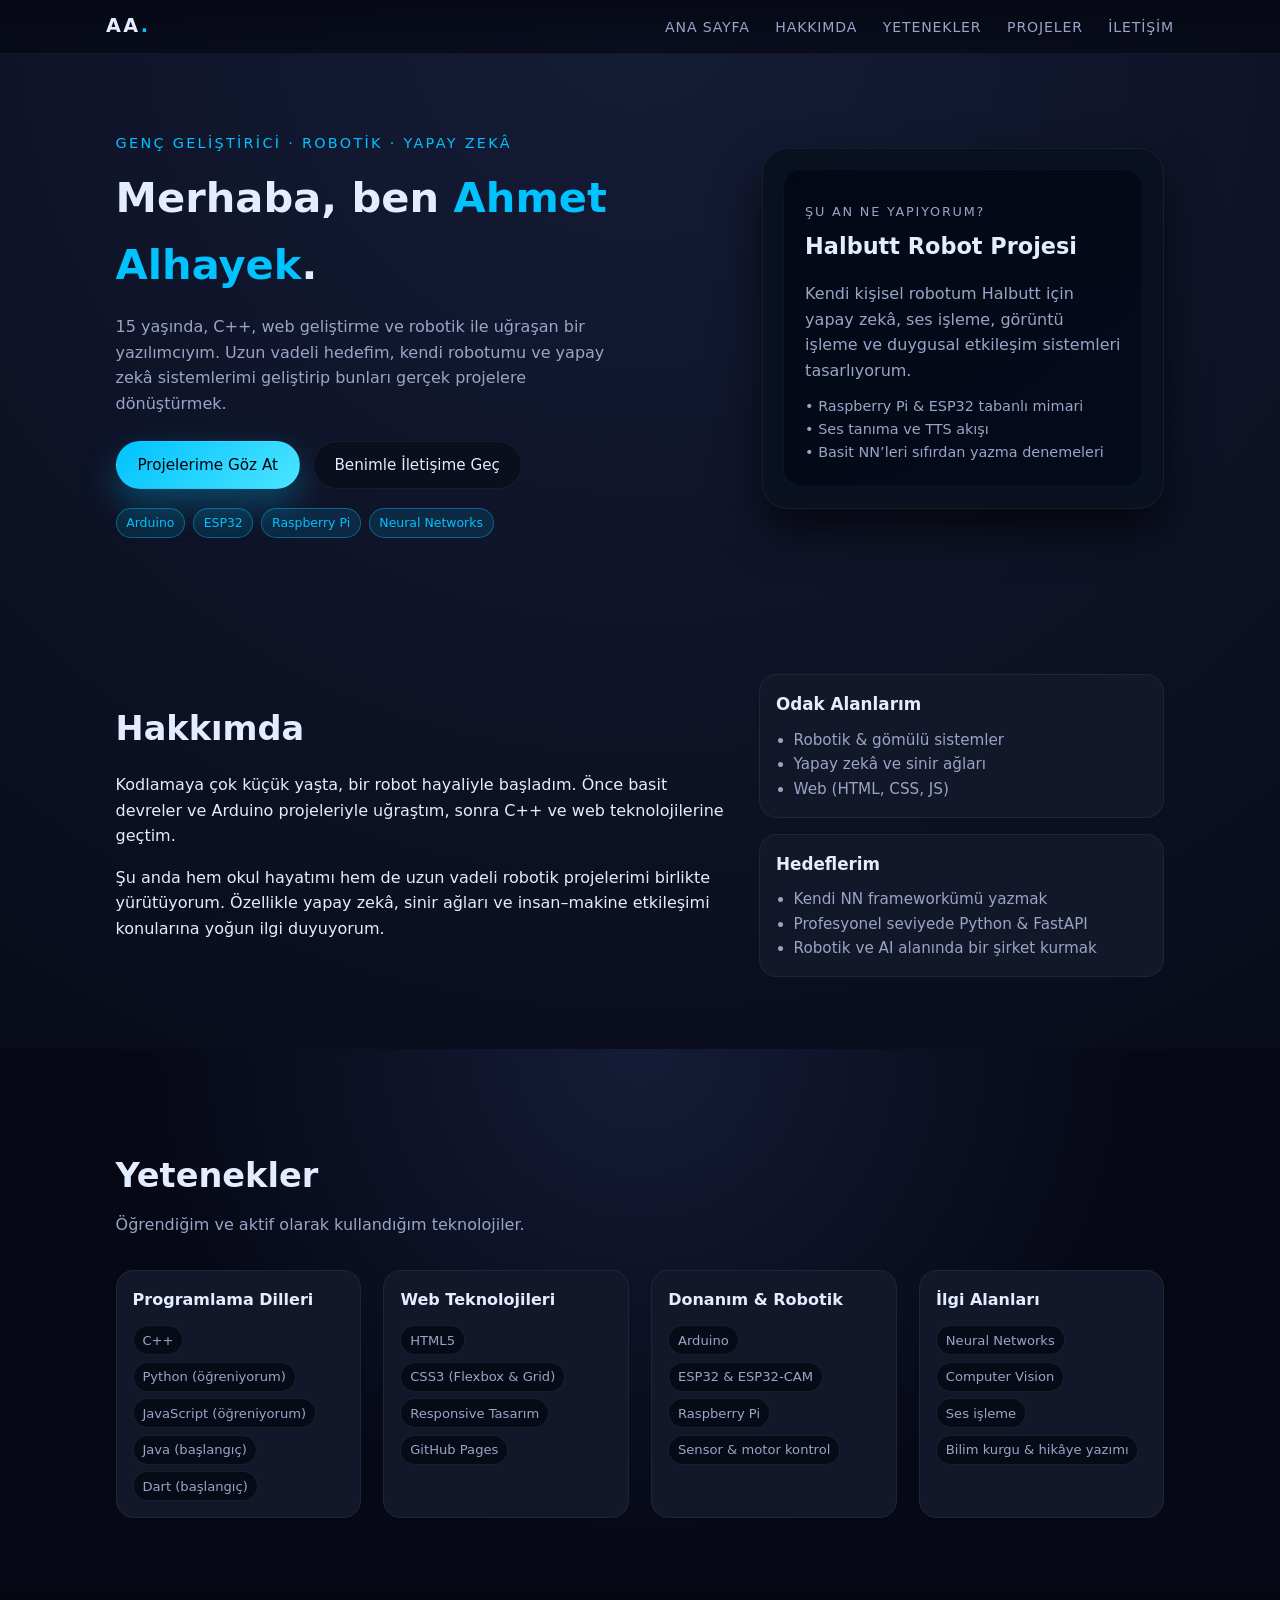
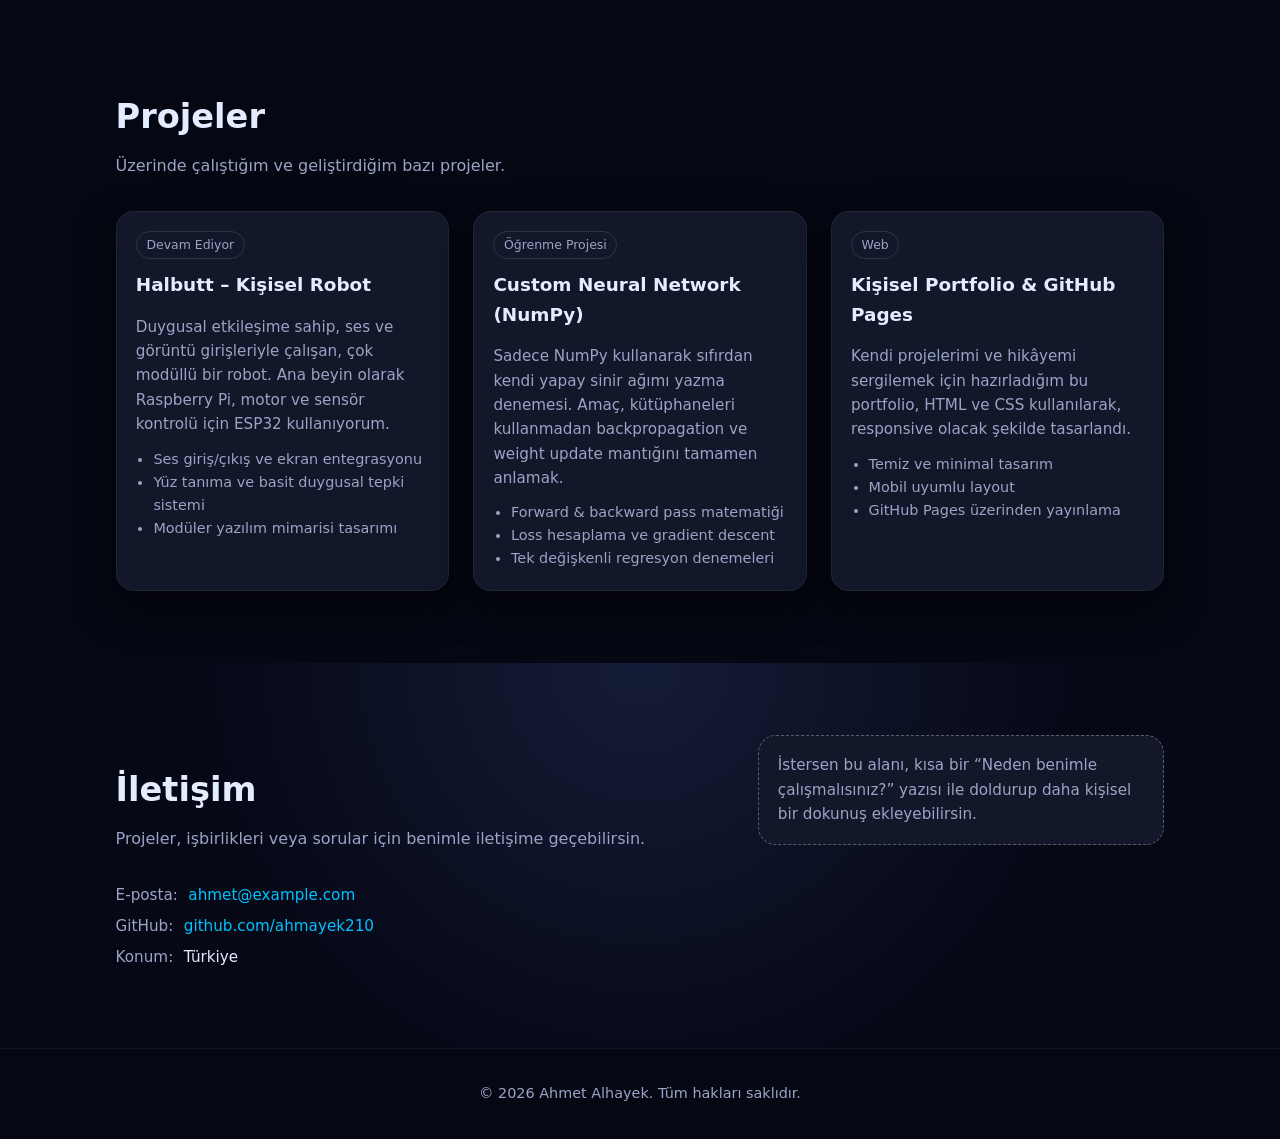
<file: index.html>
<!DOCTYPE html>
<html lang="tr">
<head>
  <meta charset="UTF-8">
  <title>Ahmet Alhayek | Portfolio</title>
  <meta name="viewport" content="width=device-width, initial-scale=1.0">
  <meta name="description" content="Genç yazılımcı ve robotik meraklısı Ahmet Alhayek'in kişisel portfolyosu.">
  <link rel="stylesheet" href="styles.css">
  <style>
    :root {
      --bg: #050712;
      --bg-alt: #0b0f1e;
      --card: #121729;
      --accent: #00c2ff;
      --accent-soft: rgba(0, 194, 255, 0.12);
      --text: #e4ecff;
      --text-muted: #9aa4c6;
      --border-subtle: rgba(255, 255, 255, 0.06);
      --radius-lg: 18px;
      --radius-xl: 26px;
      --shadow-soft: 0 22px 45px rgba(0, 0, 0, 0.65);
      --max-width: 1100px;
      --transition-fast: 0.18s ease-out;
    }
    *,
    *::before,
    *::after {
      box-sizing: border-box;
    }
    html,
    body {
      margin: 0;
      padding: 0;
      font-family: system-ui, -apple-system, BlinkMacSystemFont, sans-serif;
      background: radial-gradient(circle at top, #151c37 0, #050712 55%);
      color: var(--text);
      scroll-behavior: smooth;
    }
    body {
      line-height: 1.6;
    }
    .container {
      width: 100%;
      max-width: var(--max-width);
      margin: 0 auto;
      padding: 0 1.6rem;
    }
    .section {
      padding: 4.5rem 0;
    }
    .section-alt {
      background: radial-gradient(circle at top, #151c37 0, #060816 60%);
    }
    .section-subtitle {
      color: var(--text-muted);
      margin-bottom: 2rem;
    }

    /* NAVBAR */
    .navbar {
      position: sticky;
      top: 0;
      z-index: 20;
      backdrop-filter: blur(16px);
      background: linear-gradient(
        to bottom,
        rgba(5, 7, 18, 0.9),
        rgba(5, 7, 18, 0.65)
      );
      border-bottom: 1px solid var(--border-subtle);
    }
    .nav-inner {
      display: flex;
      align-items: center;
      justify-content: space-between;
      padding: 0.7rem 1rem;
    }
    .logo {
      font-weight: 700;
      font-size: 1.2rem;
      text-transform: uppercase;
    }
    .logo span {
      color: var(--accent);
    }
    .nav-links {
      display: flex;
      gap: 1.6rem;
      list-style: none;
    }
    .nav-links a {
      color: var(--text-muted);
      text-decoration: none;
      position: relative;
      font-size: 0.88rem;
      letter-spacing: 0.06em;
      text-transform: uppercase;
      padding-bottom: 0.25rem;
    }
    .nav-links a:hover {
      color: var(--text);
    }

    /* HERO */
    .hero {
      padding: 4rem 0;
    }
    .hero-inner {
      display: grid;
      grid-template-columns: 3fr 2fr;
      gap: 2.6rem;
      align-items: center;
    }
    .hero h1 span {
      color: var(--accent);
    }
    .hero-actions {
      display: flex;
      gap: 0.8rem;
      margin: 1.2rem 0;
    }
    .btn {
      padding: 0.7rem 1.3rem;
      border-radius: 999px;
      text-decoration: none;
      border: 1px solid transparent;
      transition: 0.2s;
    }
    .btn.primary {
      background: linear-gradient(135deg, var(--accent), #4be4ff);
      color: #020308;
    }
    .btn.ghost {
      border-color: var(--border-subtle);
      color: var(--text);
    }

    /* CARD */
    .hero-card {
      background: #09101f;
      padding: 1.3rem;
      border-radius: var(--radius-xl);
      border: 1px solid var(--border-subtle);
    }

    /* ABOUT */
    .about-grid {
      display: grid;
      grid-template-columns: 3fr 2fr;
      gap: 2.2rem;
    }
    .about-card {
      background: var(--card);
      padding: 1rem;
      border-radius: var(--radius-lg);
      border: 1px solid var(--border-subtle);
    }

    /* SKILLS */
    .skills-grid {
      display: grid;
      grid-template-columns: repeat(4, 1fr);
      gap: 1.4rem;
    }
    .skill-group {
      background: var(--card);
      padding: 1rem;
      border-radius: var(--radius-lg);
      border: 1px solid var(--border-subtle);
    }

    /* PROJECTS */
    .projects-grid {
      display: grid;
      grid-template-columns: repeat(3, 1fr);
      gap: 1.5rem;
    }
    .project-card {
      background: var(--card);
      border-radius: var(--radius-lg);
      padding: 1.2rem;
      border: 1px solid var(--border-subtle);
      transition: 0.2s;
    }
    .project-card:hover {
      transform: translateY(-4px);
      border-color: var(--accent);
    }

    /* CONTACT */
    .contact-inner {
      display: grid;
      grid-template-columns: 3fr 2fr;
      gap: 2rem;
    }

    /* FOOTER */
    .footer {
      text-align: center;
      padding: 1.2rem 0;
      border-top: 1px solid var(--border-subtle);
      color: var(--text-muted);
      font-size: 0.9rem;
    }

    /* RESPONSIVE */
    @media (max-width: 900px) {
      .hero-inner,
      .about-grid,
      .contact-inner {
        grid-template-columns: 1fr;
      }
      .skills-grid,
      .projects-grid {
        grid-template-columns: 1fr 1fr;
      }
      .nav-links {
        display: none;
      }
    }
    @media (max-width: 600px) {
      .skills-grid,
      .projects-grid {
        grid-template-columns: 1fr;
      }
    }
  </style>
</head>
<body>
  <!-- NAVBAR -->
  <header class="navbar">
    <div class="container nav-inner">
      <div class="logo">AA<span>.</span></div>
      <nav>
        <ul class="nav-links">
          <li><a href="#hero">Ana Sayfa</a></li>
          <li><a href="#about">Hakkımda</a></li>
          <li><a href="#skills">Yetenekler</a></li>
          <li><a href="#projects">Projeler</a></li>
          <li><a href="#contact">İletişim</a></li>
        </ul>
      </nav>
    </div>
  </header>

  <!-- HERO -->
  <section id="hero" class="hero">
    <div class="container hero-inner">
      <div class="hero-text">
        <p class="hero-eyebrow">Genç Geliştirici · Robotik · Yapay Zekâ</p>
        <h1>Merhaba, ben <span>Ahmet Alhayek</span>.</h1>
        <p class="hero-subtitle">
          15 yaşında, C++, web geliştirme ve robotik ile uğraşan bir yazılımcıyım.
          Uzun vadeli hedefim, kendi robotumu ve yapay zekâ sistemlerimi geliştirip
          bunları gerçek projelere dönüştürmek.
        </p>
        <div class="hero-actions">
          <a href="#projects" class="btn primary">Projelerime Göz At</a>
          <a href="#contact" class="btn ghost">Benimle İletişime Geç</a>
        </div>
        <div class="hero-tags">
          <span>Arduino</span>
          <span>ESP32</span>
          <span>Raspberry Pi</span>
          <span>Neural Networks</span>
        </div>
      </div>

      <div class="hero-card">
        <div class="hero-card-inner">
          <p class="hero-card-label">Şu an ne yapıyorum?</p>
          <h2>Halbutt Robot Projesi</h2>
          <p class="hero-card-text">
            Kendi kişisel robotum Halbutt için yapay zekâ, ses işleme,
            görüntü işleme ve duygusal etkileşim sistemleri tasarlıyorum.
          </p>
          <ul class="hero-card-list">
            <li>• Raspberry Pi & ESP32 tabanlı mimari</li>
            <li>• Ses tanıma ve TTS akışı</li>
            <li>• Basit NN’leri sıfırdan yazma denemeleri</li>
          </ul>
        </div>
      </div>
    </div>
  </section>

  <!-- ABOUT -->
  <section id="about" class="section">
    <div class="container section-inner about-grid">
      <div>
        <h2>Hakkımda</h2>
        <p>
          Kodlamaya çok küçük yaşta, bir robot hayaliyle başladım. Önce basit devreler ve
          Arduino projeleriyle uğraştım, sonra C++ ve web teknolojilerine geçtim.
        </p>
        <p>
          Şu anda hem okul hayatımı hem de uzun vadeli robotik projelerimi birlikte
          yürütüyorum. Özellikle yapay zekâ, sinir ağları ve insan–makine etkileşimi
          konularına yoğun ilgi duyuyorum.
        </p>
      </div>
      <div class="about-cards">
        <div class="about-card">
          <h3>Odak Alanlarım</h3>
          <ul>
            <li>Robotik & gömülü sistemler</li>
            <li>Yapay zekâ ve sinir ağları</li>
            <li>Web (HTML, CSS, JS)</li>
          </ul>
        </div>
        <div class="about-card">
          <h3>Hedeflerim</h3>
          <ul>
            <li>Kendi NN frameworkümü yazmak</li>
            <li>Profesyonel seviyede Python & FastAPI</li>
            <li>Robotik ve AI alanında bir şirket kurmak</li>
          </ul>
        </div>
      </div>
    </div>
  </section>

  <!-- SKILLS -->
  <section id="skills" class="section section-alt">
    <div class="container section-inner">
      <h2>Yetenekler</h2>
      <p class="section-subtitle">
        Öğrendiğim ve aktif olarak kullandığım teknolojiler.
      </p>

      <div class="skills-grid">
        <div class="skill-group">
          <h3>Programlama Dilleri</h3>
          <ul class="tag-list">
            <li>C++</li>
            <li>Python (öğreniyorum)</li>
            <li>JavaScript (öğreniyorum)</li>
            <li>Java (başlangıç)</li>
            <li>Dart (başlangıç)</li>
          </ul>
        </div>
        <div class="skill-group">
          <h3>Web Teknolojileri</h3>
          <ul class="tag-list">
            <li>HTML5</li>
            <li>CSS3 (Flexbox & Grid)</li>
            <li>Responsive Tasarım</li>
            <li>GitHub Pages</li>
          </ul>
        </div>
        <div class="skill-group">
          <h3>Donanım & Robotik</h3>
          <ul class="tag-list">
            <li>Arduino</li>
            <li>ESP32 & ESP32-CAM</li>
            <li>Raspberry Pi</li>
            <li>Sensor & motor kontrol</li>
          </ul>
        </div>
        <div class="skill-group">
          <h3>İlgi Alanları</h3>
          <ul class="tag-list">
            <li>Neural Networks</li>
            <li>Computer Vision</li>
            <li>Ses işleme</li>
            <li>Bilim kurgu & hikâye yazımı</li>
          </ul>
        </div>
      </div>
    </div>
  </section>

  <!-- PROJECTS -->
  <section id="projects" class="section">
    <div class="container section-inner">
      <h2>Projeler</h2>
      <p class="section-subtitle">
        Üzerinde çalıştığım ve geliştirdiğim bazı projeler.
      </p>

      <div class="projects-grid">
        <article class="project-card">
          <div class="project-pill">Devam Ediyor</div>
          <h3>Halbutt – Kişisel Robot</h3>
          <p>
            Duygusal etkileşime sahip, ses ve görüntü girişleriyle çalışan, 
            çok modüllü bir robot. Ana beyin olarak Raspberry Pi, motor ve sensör 
            kontrolü için ESP32 kullanıyorum.
          </p>
          <ul>
            <li>Ses giriş/çıkış ve ekran entegrasyonu</li>
            <li>Yüz tanıma ve basit duygusal tepki sistemi</li>
            <li>Modüler yazılım mimarisi tasarımı</li>
          </ul>
        </article>

        <article class="project-card">
          <div class="project-pill">Öğrenme Projesi</div>
          <h3>Custom Neural Network (NumPy)</h3>
          <p>
            Sadece NumPy kullanarak sıfırdan kendi yapay sinir ağımı yazma denemesi.
            Amaç, kütüphaneleri kullanmadan backpropagation ve weight update mantığını
            tamamen anlamak.
          </p>
          <ul>
            <li>Forward & backward pass matematiği</li>
            <li>Loss hesaplama ve gradient descent</li>
            <li>Tek değişkenli regresyon denemeleri</li>
          </ul>
        </article>

        <article class="project-card">
          <div class="project-pill">Web</div>
          <h3>Kişisel Portfolio & GitHub Pages</h3>
          <p>
            Kendi projelerimi ve hikâyemi sergilemek için hazırladığım bu portfolio,
            HTML ve CSS kullanılarak, responsive olacak şekilde tasarlandı.
          </p>
          <ul>
            <li>Temiz ve minimal tasarım</li>
            <li>Mobil uyumlu layout</li>
            <li>GitHub Pages üzerinden yayınlama</li>
          </ul>
        </article>
      </div>
    </div>
  </section>

  <!-- CONTACT -->
  <section id="contact" class="section section-alt">
    <div class="container section-inner contact-inner">
      <div>
        <h2>İletişim</h2>
        <p class="section-subtitle">
          Projeler, işbirlikleri veya sorular için benimle iletişime geçebilirsin.
        </p>

        <ul class="contact-list">
          <li><span>E-posta:</span> <a href="mailto:ahmet@example.com">ahmet@example.com</a></li>
          <li><span>GitHub:</span> <a href="https://github.com/ahmayek210" target="_blank">github.com/ahmayek210</a></li>
          <li><span>Konum:</span> Türkiye</li>
        </ul>
      </div>

      <div class="contact-card">
        <p class="contact-note">
          İstersen bu alanı, kısa bir “Neden benimle çalışmalısınız?” yazısı ile
          doldurup daha kişisel bir dokunuş ekleyebilirsin.
        </p>
      </div>
    </div>
  </section>

  <!-- FOOTER -->
  <footer class="footer">
    <div class="container footer-inner">
      <p>© <span id="year"></span> Ahmet Alhayek. Tüm hakları saklıdır.</p>
    </div>
  </footer>

  <script>
    // Yılı otomatik göster
    const yearSpan = document.getElementById("year");
    yearSpan.textContent = new Date().getFullYear();
  </script>
</body>
</html>
</file>
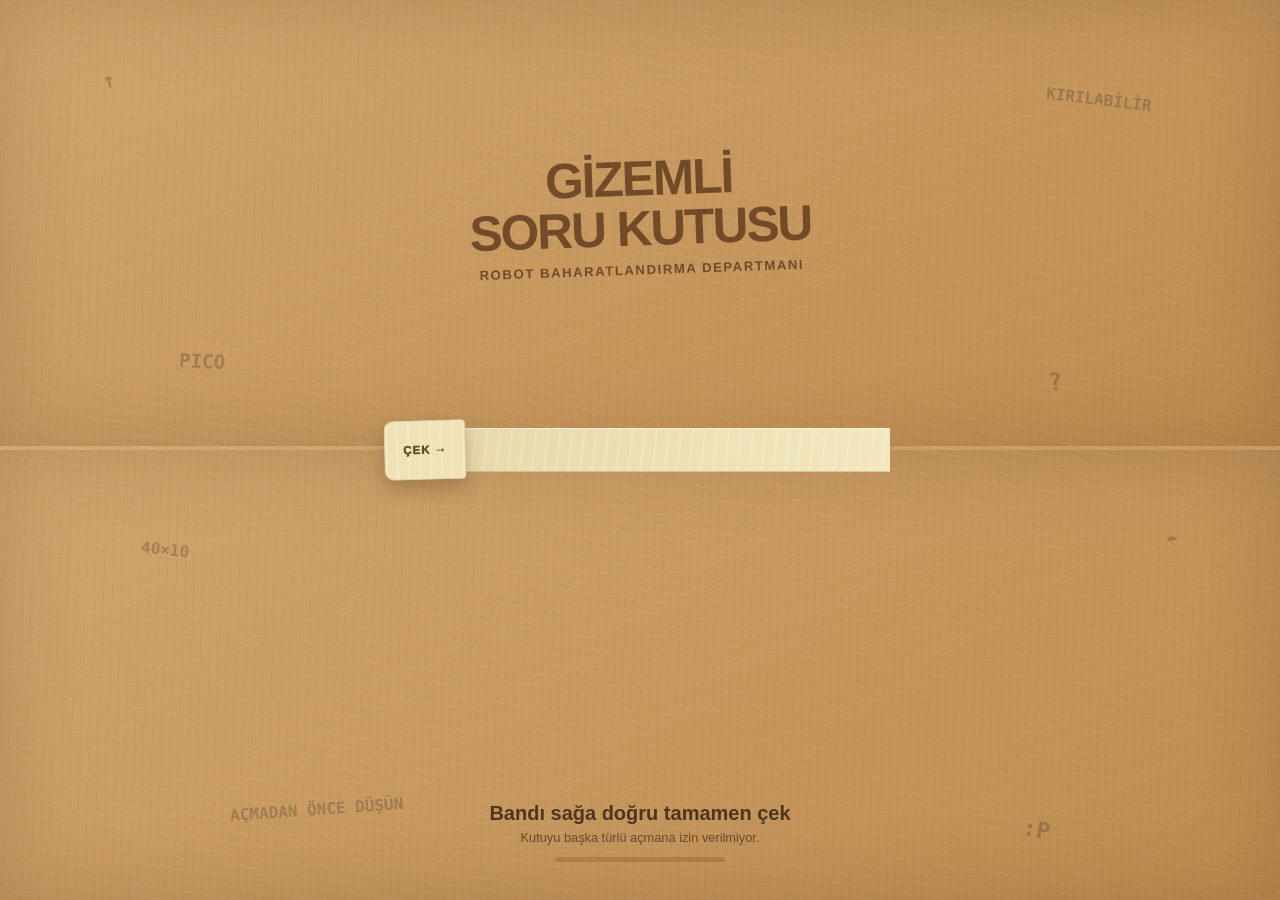
<file: gizemli-soru-kutusu/index.html>
<!doctype html>
<html lang="tr">
<head>
  <meta charset="utf-8">
  <meta name="viewport" content="width=device-width,initial-scale=1,viewport-fit=cover">
  <meta name="theme-color" content="#c89b63">
  <title>Gizemli Soru Kutusu</title>
  <style>
    *{box-sizing:border-box}html,body{min-height:100%}body{margin:0;display:grid;place-items:center;padding:24px;color:#342518;font-family:-apple-system,BlinkMacSystemFont,"Segoe UI",sans-serif;background:radial-gradient(circle at 12% 8%,rgba(255,255,255,.3),transparent 31%),linear-gradient(145deg,#ddbd8e,#b98550)}.card{width:min(100%,430px);padding:26px 22px;border:2px solid rgba(84,52,24,.28);border-radius:10px;background:repeating-linear-gradient(9deg,rgba(255,255,255,.035) 0 2px,transparent 2px 11px),linear-gradient(145deg,#e0bf89,#cc9f68);box-shadow:0 20px 55px rgba(53,36,19,.22);text-align:center}.box{font-size:2.5rem;animation:b 1.1s ease-in-out infinite alternate}h1{margin:12px 0 6px;font-size:1.55rem}p{margin:0;color:#674c34;line-height:1.45}.track{height:8px;margin-top:18px;overflow:hidden;border-radius:999px;background:rgba(76,48,24,.17)}.bar{width:34%;height:100%;border-radius:inherit;background:#4d8fdc;animation:l 1.15s ease-in-out infinite alternate}.error{display:none;margin-top:16px;padding:12px;border-radius:8px;background:#f7d8cb;color:#7b2925;font-weight:700}.error.show{display:block}button{margin-top:12px;padding:11px 16px;border:0;border-radius:8px;color:white;background:#3478bd;font:inherit;font-weight:800;cursor:pointer}@keyframes b{to{transform:translateY(-7px) rotate(2deg)}}@keyframes l{to{transform:translateX(190%)}}
  </style>
</head>
<body>
  <main class="card">
    <div class="box">📦</div>
    <h1>Kutu hazırlanıyor...</h1>
    <p>İçerideki kartlar, Pico ve gereksiz miktarda tepki yerleştiriliyor.</p>
    <div class="track"><div class="bar"></div></div>
    <div class="error" id="error">Kutu açılamadı. İnternet bağlantısını kontrol edip tekrar dene.<br><button onclick="location.reload()">Tekrar dene</button></div>
  </main>
  <script>
    const parts=[
      'payload/part1.b64',
      'payload/part2.b64',
      'payload/part3.b64',
      'payload/part4a.b64',
      'payload/part4b.b64'
    ];

    function decodeBase64(value){
      const raw=atob(value.replace(/\s+/g,''));
      const bytes=new Uint8Array(raw.length);
      for(let i=0;i<raw.length;i++)bytes[i]=raw.charCodeAt(i);
      return bytes;
    }

    function loadScript(src){
      return new Promise((resolve,reject)=>{
        const script=document.createElement('script');
        script.src=src;
        script.onload=resolve;
        script.onerror=reject;
        document.head.appendChild(script);
      });
    }

    async function gunzip(bytes){
      if('DecompressionStream' in window){
        const stream=new Blob([bytes]).stream().pipeThrough(new DecompressionStream('gzip'));
        return new TextDecoder().decode(await new Response(stream).arrayBuffer());
      }
      await loadScript('https://cdn.jsdelivr.net/npm/pako@2.1.0/dist/pako.min.js');
      return window.pako.ungzip(bytes,{to:'string'});
    }

    (async()=>{
      try{
        const responses=await Promise.all(parts.map(path=>fetch(path,{cache:'no-store'})));
        if(responses.some(response=>!response.ok))throw new Error('payload fetch failed');
        const encoded=(await Promise.all(responses.map(response=>response.text()))).join('');
        const html=await gunzip(decodeBase64(encoded));
        document.open();
        document.write(html);
        document.close();
      }catch(error){
        console.error(error);
        document.getElementById('error').classList.add('show');
      }
    })();
  </script>
</body>
</html>
</file>
<file: styles.css>
:root {
  --bg: #050712;
  --bg-alt: #0b0f1e;
  --card: #121729;
  --accent: #00c2ff;
  --accent-soft: rgba(0, 194, 255, 0.12);
  --text: #e4ecff;
  --text-muted: #9aa4c6;
  --border-subtle: rgba(255, 255, 255, 0.06);
  --radius-lg: 18px;
  --radius-xl: 26px;
  --shadow-soft: 0 22px 45px rgba(0, 0, 0, 0.65);
  --max-width: 1100px;
  --transition-fast: 0.18s ease-out;
}

*,
*::before,
*::after {
  box-sizing: border-box;
}

html, body {
  margin: 0;
  padding: 0;
  font-family: system-ui, -apple-system, BlinkMacSystemFont, "SF Pro Text", sans-serif;
  background: radial-gradient(circle at top, #151c37 0, #050712 55%);
  color: var(--text);
  scroll-behavior: smooth;
}

body {
  line-height: 1.6;
}

/* UTILITIES */

.container {
  width: 100%;
  max-width: var(--max-width);
  margin: 0 auto;
  padding: 0 1.6rem;
}

.section {
  padding: 4.5rem 0;
}

.section-alt {
  background: radial-gradient(circle at top, #151c37 0, #060816 60%);
}

.section-inner {
  gap: 2rem;
}

.section h2 {
  font-size: 2.1rem;
  margin-bottom: 0.6rem;
}

.section-subtitle {
  margin: 0 0 2.2rem 0;
  color: var(--text-muted);
}

/* NAVBAR */

.navbar {
  position: sticky;
  top: 0;
  z-index: 20;
  backdrop-filter: blur(16px);
  background: linear-gradient(to bottom, rgba(5, 7, 18, 0.9), rgba(5, 7, 18, 0.65));
  border-bottom: 1px solid var(--border-subtle);
}

.nav-inner {
  display: flex;
  align-items: center;
  justify-content: space-between;
  padding: 0.7rem 1.6rem;
}

.logo {
  font-weight: 700;
  font-size: 1.2rem;
  letter-spacing: 0.12em;
  text-transform: uppercase;
}

.logo span {
  color: var(--accent);
}

.nav-links {
  display: flex;
  gap: 1.6rem;
  list-style: none;
  margin: 0;
  padding: 0;
}

.nav-links a {
  text-decoration: none;
  color: var(--text-muted);
  font-size: 0.92rem;
  letter-spacing: 0.06em;
  text-transform: uppercase;
  position: relative;
  padding-bottom: 0.25rem;
}

.nav-links a::after {
  content: "";
  position: absolute;
  left: 0;
  bottom: 0;
  height: 2px;
  width: 0;
  background: var(--accent);
  border-radius: 999px;
  transition: width var(--transition-fast);
}

.nav-links a:hover {
  color: var(--text);
}

.nav-links a:hover::after {
  width: 100%;
}

/* HERO */

.hero {
  padding: 4rem 0 3rem;
}

.hero-inner {
  display: grid;
  grid-template-columns: minmax(0, 3fr) minmax(0, 2.5fr);
  gap: 2.8rem;
  align-items: center;
}

.hero-eyebrow {
  font-size: 0.9rem;
  text-transform: uppercase;
  letter-spacing: 0.16em;
  color: var(--accent);
  margin-bottom: 0.6rem;
}

.hero h1 {
  font-size: 2.6rem;
  margin: 0 0 0.7rem 0;
}

.hero h1 span {
  color: var(--accent);
}

.hero-subtitle {
  color: var(--text-muted);
  max-width: 32rem;
  margin-bottom: 1.5rem;
}

.hero-actions {
  display: flex;
  flex-wrap: wrap;
  gap: 0.8rem;
  margin-bottom: 1.2rem;
}

.btn {
  display: inline-flex;
  align-items: center;
  justify-content: center;
  padding: 0.7rem 1.35rem;
  border-radius: 999px;
  border: 1px solid transparent;
  font-size: 0.95rem;
  text-decoration: none;
  cursor: pointer;
  transition: transform var(--transition-fast), box-shadow var(--transition-fast), background var(--transition-fast), border-color var(--transition-fast);
}

.btn.primary {
  background: linear-gradient(135deg, var(--accent), #4be4ff);
  color: #020308;
  box-shadow: 0 15px 35px rgba(0, 194, 255, 0.3);
}

.btn.primary:hover {
  transform: translateY(-1px);
  box-shadow: 0 18px 42px rgba(0, 194, 255, 0.45);
}

.btn.ghost {
  border-color: var(--border-subtle);
  color: var(--text);
  background: rgba(10, 14, 28, 0.85);
}

.btn.ghost:hover {
  border-color: var(--accent);
  background: rgba(10, 14, 28, 1);
}

.hero-tags {
  display: flex;
  flex-wrap: wrap;
  gap: 0.5rem;
}

.hero-tags span {
  font-size: 0.78rem;
  padding: 0.25rem 0.6rem;
  border-radius: 999px;
  background: var(--accent-soft);
  border: 1px solid rgba(0, 194, 255, 0.4);
  color: var(--accent);
}

/* HERO CARD */

.hero-card {
  background: radial-gradient(circle at top, #1a2342 0, #09101f 60%);
  border-radius: var(--radius-xl);
  border: 1px solid var(--border-subtle);
  padding: 1.4rem;
  box-shadow: var(--shadow-soft);
}

.hero-card-inner {
  border-radius: calc(var(--radius-xl) - 8px);
  border: 1px solid rgba(255, 255, 255, 0.04);
  padding: 1.2rem 1.3rem 1.4rem;
  background: linear-gradient(145deg, rgba(3, 8, 20, 0.9), rgba(5, 11, 26, 0.9));
}

.hero-card-label {
  font-size: 0.8rem;
  text-transform: uppercase;
  letter-spacing: 0.14em;
  color: var(--text-muted);
  margin-bottom: 0.4rem;
}

.hero-card h2 {
  font-size: 1.4rem;
  margin: 0 0 0.6rem 0;
}

.hero-card-text {
  color: var(--text-muted);
  margin-bottom: 0.7rem;
}

.hero-card-list {
  list-style: none;
  margin: 0;
  padding: 0;
  color: var(--text-muted);
  font-size: 0.9rem;
}

/* ABOUT */

.about-grid {
  display: grid;
  grid-template-columns: minmax(0, 3fr) minmax(0, 2.4fr);
  gap: 2.2rem;
}

.about-cards {
  display: grid;
  gap: 1rem;
}

.about-card {
  background: var(--card);
  border-radius: var(--radius-lg);
  padding: 1.1rem 1.2rem;
  border: 1px solid var(--border-subtle);
}

.about-card h3 {
  margin-top: 0;
  margin-bottom: 0.6rem;
  font-size: 1.05rem;
}

.about-card ul {
  margin: 0;
  padding-left: 1.1rem;
  color: var(--text-muted);
  font-size: 0.95rem;
}

/* SKILLS */

.skills-grid {
  display: grid;
  grid-template-columns: repeat(4, minmax(0, 1fr));
  gap: 1.4rem;
}

.skill-group {
  background: var(--card);
  border-radius: var(--radius-lg);
  padding: 1.1rem 1.1rem 1.2rem;
  border: 1px solid var(--border-subtle);
}

.skill-group h3 {
  margin-top: 0;
  font-size: 1rem;
  margin-bottom: 0.8rem;
}

.tag-list {
  display: flex;
  flex-wrap: wrap;
  gap: 0.4rem;
  list-style: none;
  padding: 0;
  margin: 0;
}

.tag-list li {
  font-size: 0.82rem;
  padding: 0.22rem 0.55rem;
  border-radius: 999px;
  border: 1px solid rgba(255, 255, 255, 0.08);
  background: rgba(7, 10, 22, 0.9);
  color: var(--text-muted);
}

/* PROJECTS */

.projects-grid {
  display: grid;
  grid-template-columns: repeat(3, minmax(0, 1fr));
  gap: 1.5rem;
}

.project-card {
  background: var(--card);
  border-radius: var(--radius-lg);
  border: 1px solid var(--border-subtle);
  padding: 1.2rem 1.2rem 1.4rem;
  box-shadow: 0 16px 36px rgba(0, 0, 0, 0.5);
  transition: transform var(--transition-fast), box-shadow var(--transition-fast), border-color var(--transition-fast);
}

.project-card:hover {
  transform: translateY(-4px);
  box-shadow: 0 22px 45px rgba(0, 0, 0, 0.7);
  border-color: rgba(0, 194, 255, 0.5);
}

.project-pill {
  display: inline-flex;
  align-items: center;
  font-size: 0.78rem;
  padding: 0.18rem 0.6rem;
  border-radius: 999px;
  border: 1px solid rgba(255, 255, 255, 0.12);
  color: var(--text-muted);
  margin-bottom: 0.7rem;
}

.project-card h3 {
  margin: 0 0 0.5rem 0;
  font-size: 1.15rem;
}

.project-card p {
  color: var(--text-muted);
  font-size: 0.95rem;
  margin-bottom: 0.7rem;
}

.project-card ul {
  margin: 0;
  padding-left: 1.1rem;
  color: var(--text-muted);
  font-size: 0.9rem;
}

/* CONTACT */

.contact-inner {
  display: grid;
  grid-template-columns: minmax(0, 3fr) minmax(0, 2.4fr);
  gap: 2.2rem;
  align-items: flex-start;
}

.contact-list {
  list-style: none;
  padding: 0;
  margin: 1.3rem 0 0 0;
}

.contact-list li {
  margin-bottom: 0.4rem;
  font-size: 0.95rem;
}

.contact-list span {
  color: var(--text-muted);
  margin-right: 0.35rem;
}

.contact-list a {
  color: var(--accent);
  text-decoration: none;
}

.contact-list a:hover {
  text-decoration: underline;
}

.contact-card {
  background: var(--card);
  border-radius: var(--radius-lg);
  border: 1px dashed rgba(255, 255, 255, 0.3);
  padding: 1.1rem 1.2rem;
}

.contact-note {
  margin: 0;
  color: var(--text-muted);
  font-size: 0.95rem;
}

/* FOOTER */

.footer {
  border-top: 1px solid var(--border-subtle);
  padding: 1.2rem 0 1.6rem;
  background: #050712;
}

.footer-inner {
  text-align: center;
  font-size: 0.9rem;
  color: var(--text-muted);
}

/* RESPONSIVE */

@media (max-width: 900px) {
  .hero-inner {
    grid-template-columns: minmax(0, 1fr);
  }

  .hero-card {
    order: -1;
  }

  .about-grid,
  .contact-inner {
    grid-template-columns: minmax(0, 1fr);
  }

  .skills-grid {
    grid-template-columns: repeat(2, minmax(0, 1fr));
  }

  .projects-grid {
    grid-template-columns: repeat(2, minmax(0, 1fr));
  }

  .nav-links {
    display: none; /* Basitlik için: mobilde menüyü gizle */
  }

  .hero {
    padding-top: 3rem;
  }
}

@media (max-width: 640px) {
  .skills-grid,
  .projects-grid {
    grid-template-columns: minmax(0, 1fr);
  }

  .section {
    padding: 3.2rem 0;
  }

  .hero h1 {
    font-size: 2.1rem;
  }
}
</file>
